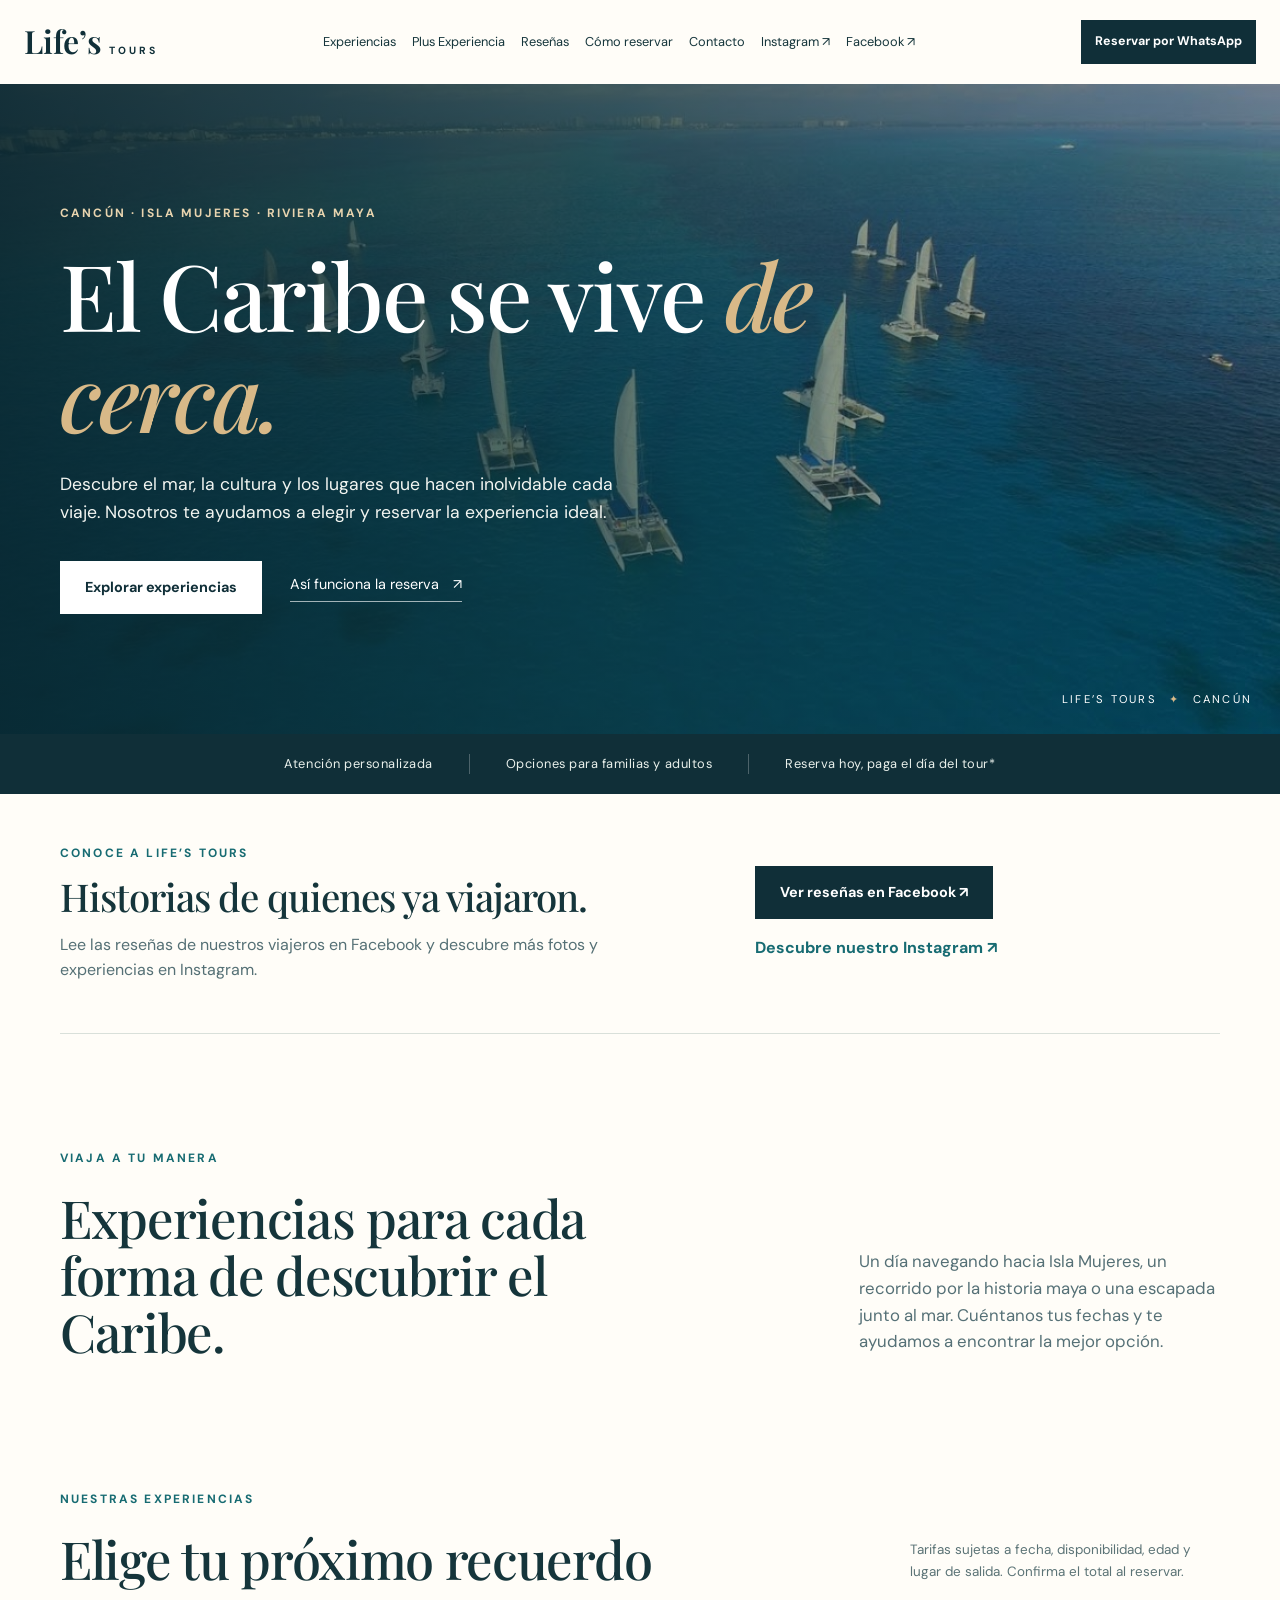
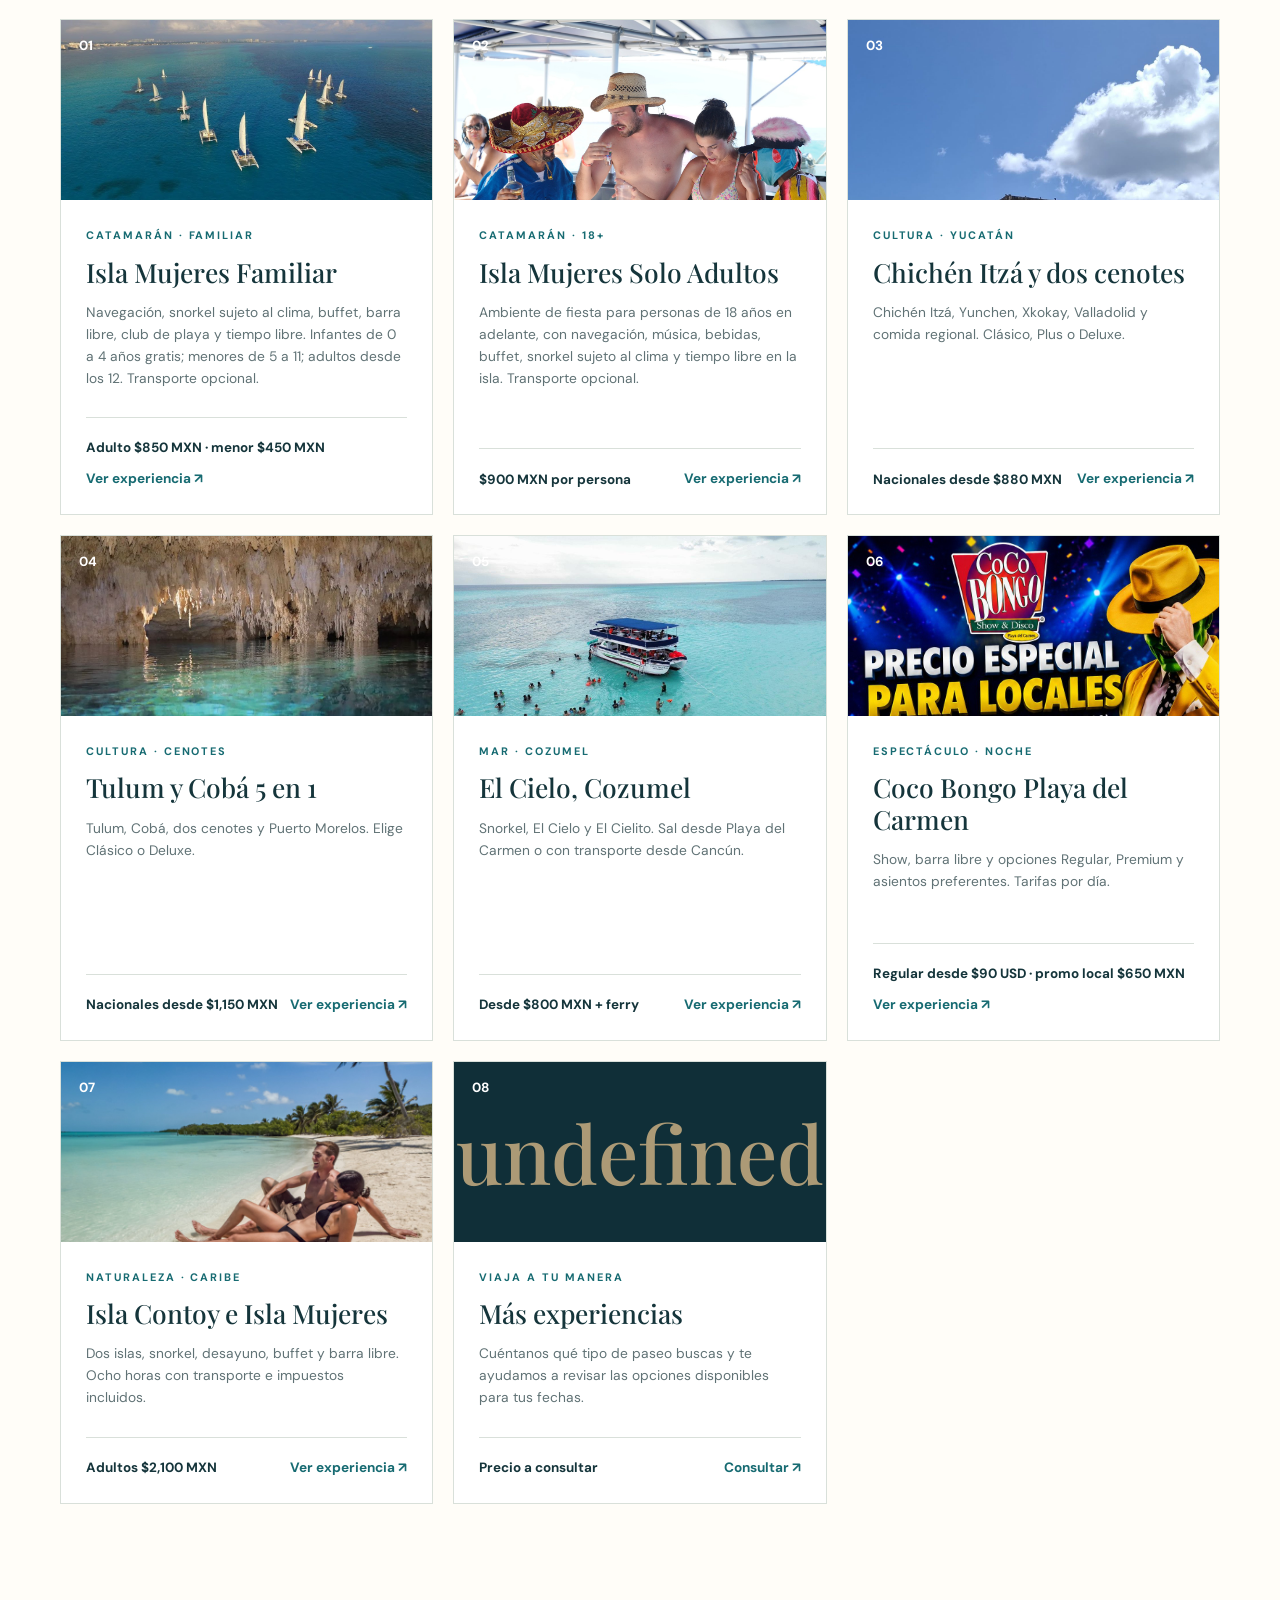
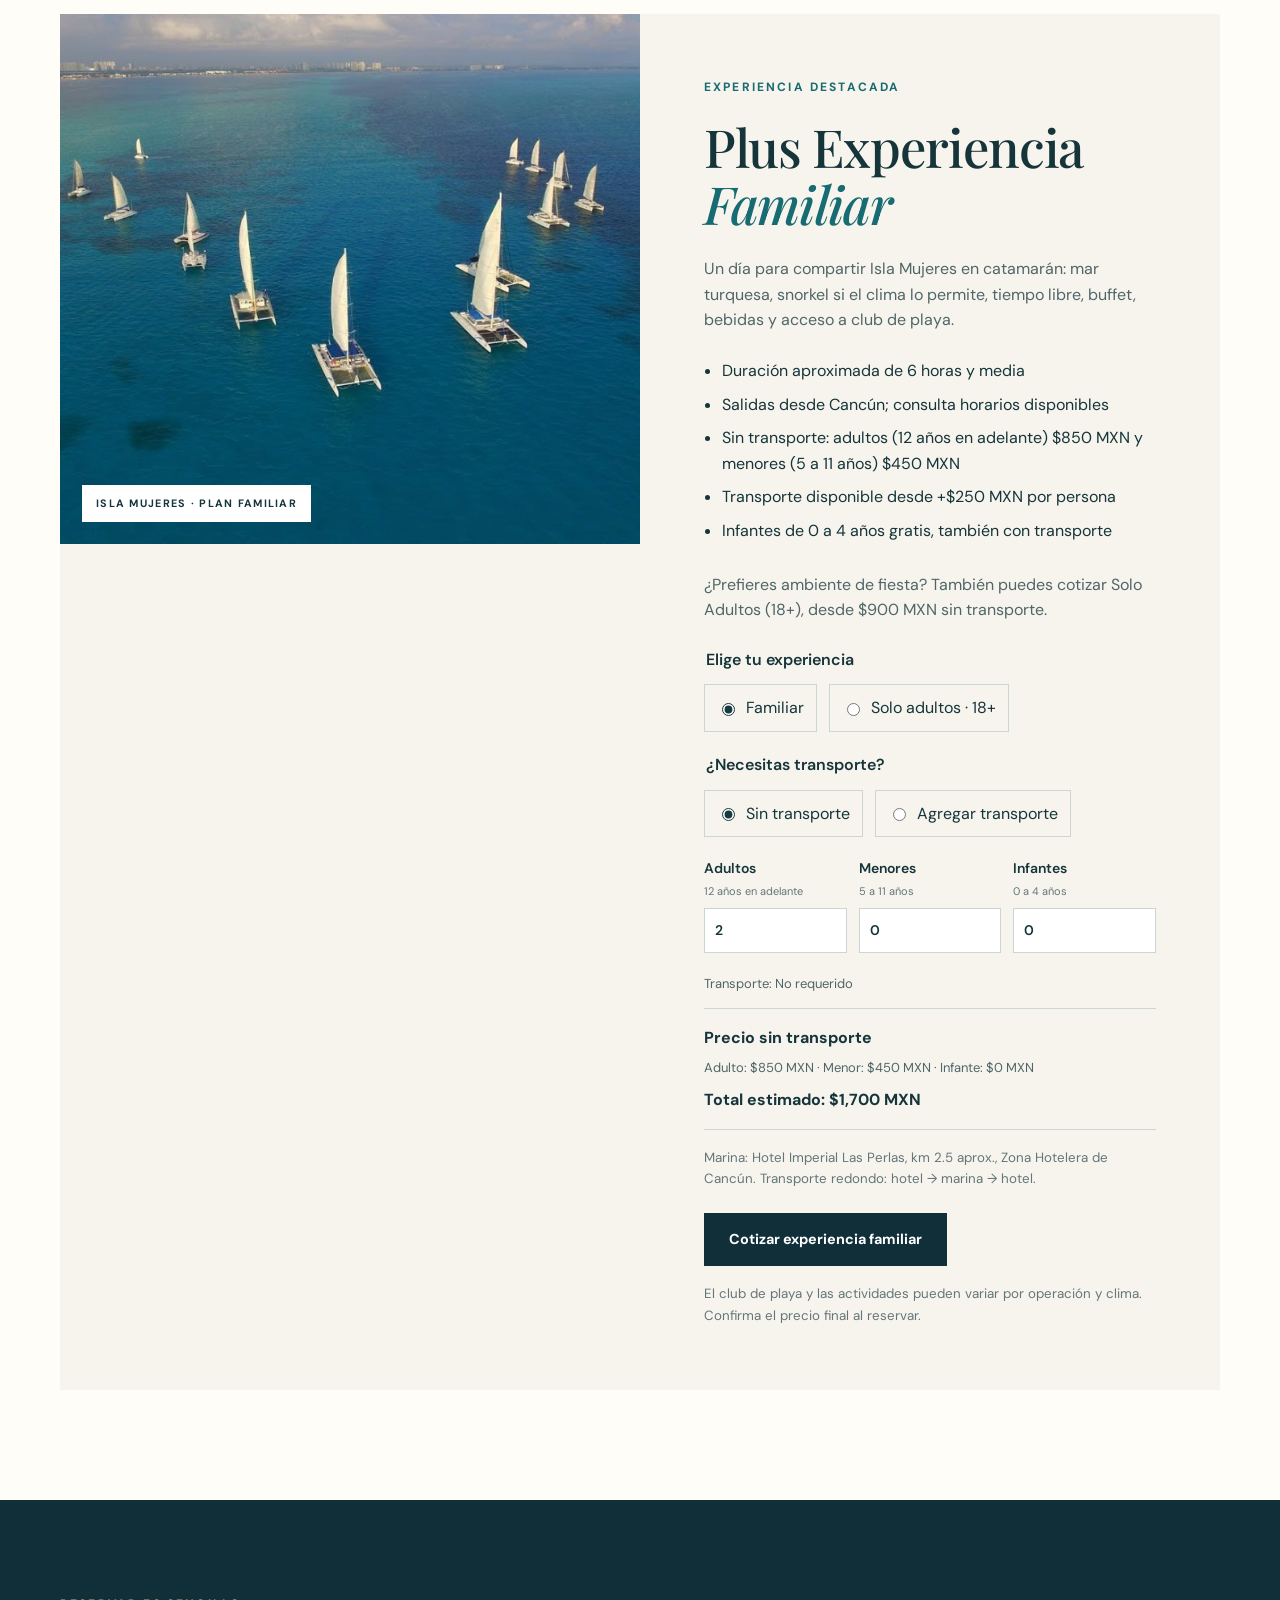
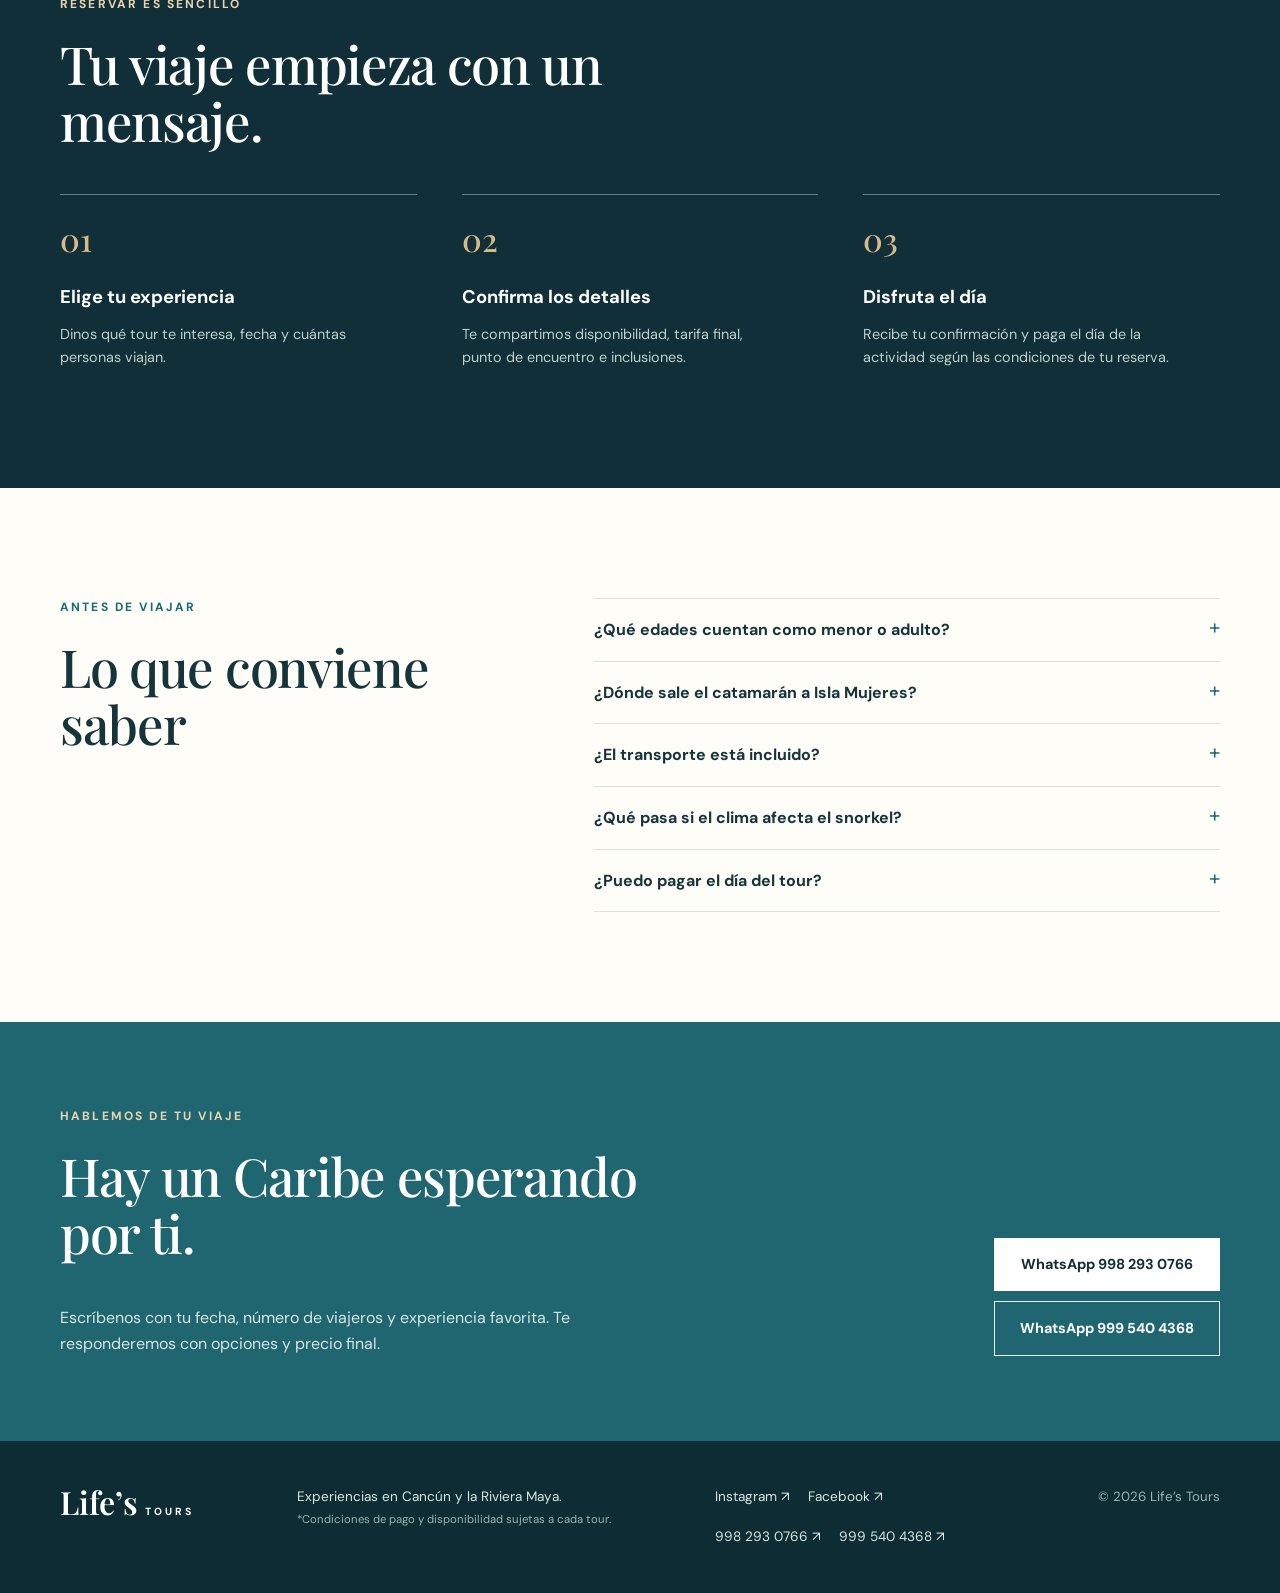
<file: index.html>
<!doctype html>
<html lang="es">
<head>
  <meta charset="utf-8">
  <meta name="viewport" content="width=device-width,initial-scale=1">
  <meta name="theme-color" content="#102f38">
  <meta name="description" content="Life's Tours: experiencias en Cancún, Isla Mujeres y la Riviera Maya. Catamarán, Chichén Itzá, Tulum, Cozumel y más. Reserva por WhatsApp y paga el día del tour.">
  <title>Life's Tours | Experiencias en el Caribe mexicano</title>
  <link rel="preconnect" href="https://fonts.googleapis.com">
  <link rel="preconnect" href="https://fonts.gstatic.com" crossorigin>
  <link href="https://fonts.googleapis.com/css2?family=DM+Sans:wght@400;500;600;700&family=Playfair+Display:wght@500;600&display=swap" rel="stylesheet">
  <link rel="stylesheet" href="estilo.css">
</head>
<body>
<header class="header">
  <a class="wordmark" href="#inicio" aria-label="Life's Tours, inicio"><span>Life’s</span><small>TOURS</small></a>
  <button class="menu-toggle" aria-label="Abrir menú" aria-expanded="false">Menú <span>☰</span></button>
  <nav class="nav" aria-label="Navegación principal"><a href="#experiencias">Experiencias</a><a href="#plus">Plus Experiencia</a><a href="#resenas">Reseñas</a><a href="#como-reservar">Cómo reservar</a><a href="#contacto">Contacto</a><a href="https://www.instagram.com/lifestours/" target="_blank" rel="noopener">Instagram ↗</a><a href="https://www.facebook.com/Lifesotours" target="_blank" rel="noopener">Facebook ↗</a></nav>
  <a class="header-cta" href="https://wa.me/529982930766?text=Hola%2C%20quiero%20informaci%C3%B3n%20de%20los%20tours%20de%20Life%27s%20Tours" target="_blank" rel="noopener">Reservar por WhatsApp</a>
</header>
<main>
<section class="hero" id="inicio">
  <div class="hero-shade"></div>
  <div class="hero-inner"><span class="eyebrow light">CANCÚN · ISLA MUJERES · RIVIERA MAYA</span><h1>El Caribe se vive <em>de cerca.</em></h1><p>Descubre el mar, la cultura y los lugares que hacen inolvidable cada viaje. Nosotros te ayudamos a elegir y reservar la experiencia ideal.</p><div class="hero-actions"><a class="button button-light" href="#experiencias">Explorar experiencias</a><a class="text-link" href="#como-reservar">Así funciona la reserva <span aria-hidden="true">↗</span></a></div></div>
  <div class="hero-side">LIFE’S TOURS <span>✦</span> CANCÚN</div>
</section>
<div class="promise"><span>Atención personalizada</span><span>Opciones para familias y adultos</span><span>Reserva hoy, paga el día del tour*</span></div>
<section class="social-proof section-shell" id="resenas"><div><span class="eyebrow">CONOCE A LIFE’S TOURS</span><h2>Historias de quienes ya viajaron.</h2><p>Lee las reseñas de nuestros viajeros en Facebook y descubre más fotos y experiencias en Instagram.</p></div><div class="social-proof-links"><a class="button button-dark" href="https://web.facebook.com/Lifesotours/reviews" target="_blank" rel="noopener">Ver reseñas en Facebook ↗</a><a class="social-instagram" href="https://www.instagram.com/lifestours/" target="_blank" rel="noopener">Descubre nuestro Instagram ↗</a></div></section><section class="intro section-shell"><div><span class="eyebrow">VIAJA A TU MANERA</span><h2>Experiencias para cada forma de descubrir el Caribe.</h2></div><p>Un día navegando hacia Isla Mujeres, un recorrido por la historia maya o una escapada junto al mar. Cuéntanos tus fechas y te ayudamos a encontrar la mejor opción.</p></section>
<section class="catalog section-shell" id="experiencias"><div class="section-head"><div><span class="eyebrow">NUESTRAS EXPERIENCIAS</span><h2>Elige tu próximo recuerdo</h2></div><p>Tarifas sujetas a fecha, disponibilidad, edad y lugar de salida. Confirma el total al reservar.</p></div><div class="cards" id="cards"></div></section>
<section class="feature section-shell" id="plus"><div class="feature-visual"><img src="imagen/todosbarcos.jpg" width="1168" height="657" alt="Catamaranes de Life’s Tours navegando frente a Cancún" loading="lazy"><span class="image-note">ISLA MUJERES · PLAN FAMILIAR</span></div><div class="feature-copy"><span class="eyebrow">EXPERIENCIA DESTACADA</span><h2>Plus Experiencia <em>Familiar</em></h2><p>Un día para compartir Isla Mujeres en catamarán: mar turquesa, snorkel si el clima lo permite, tiempo libre, buffet, bebidas y acceso a club de playa.</p><ul><li>Duración aproximada de 6 horas y media</li><li>Salidas desde Cancún; consulta horarios disponibles</li><li>Sin transporte: adultos (12 años en adelante) $850 MXN y menores (5 a 11 años) $450 MXN</li><li>Transporte disponible desde +$250 MXN por persona</li><li>Infantes de 0 a 4 años gratis, también con transporte</li></ul><p>¿Prefieres ambiente de fiesta? También puedes cotizar Solo Adultos (18+), desde $900 MXN sin transporte.</p><div id="family-transport"></div><a class="button button-dark" id="plus-link" href="#contacto">Cotizar experiencia familiar</a><small>El club de playa y las actividades pueden variar por operación y clima. Confirma el precio final al reservar.</small></div></section>
<section class="steps" id="como-reservar"><div class="section-shell"><span class="eyebrow light">RESERVAR ES SENCILLO</span><h2>Tu viaje empieza con un mensaje.</h2><div class="step-grid"><div><b>01</b><h3>Elige tu experiencia</h3><p>Dinos qué tour te interesa, fecha y cuántas personas viajan.</p></div><div><b>02</b><h3>Confirma los detalles</h3><p>Te compartimos disponibilidad, tarifa final, punto de encuentro e inclusiones.</p></div><div><b>03</b><h3>Disfruta el día</h3><p>Recibe tu confirmación y paga el día de la actividad según las condiciones de tu reserva.</p></div></div></div></section>

<section class="faq section-shell"><div><span class="eyebrow">ANTES DE VIAJAR</span><h2>Lo que conviene saber</h2></div><div class="faq-list"><details><summary>¿Qué edades cuentan como menor o adulto?</summary><p>En Isla Mujeres Familiar, los infantes de 0 a 4 años van gratis, los menores son de 5 a 11 años y la tarifa de adulto aplica desde los 12 años. El tour Solo Adultos es para personas de 18 años en adelante.</p></details><details><summary>¿Dónde sale el catamarán a Isla Mujeres?</summary><p>Desde Cancún. El punto de encuentro es en la zona del Hotel Imperial Las Perlas; te enviamos la ubicación e indicaciones exactas al confirmar.</p></details><details><summary>¿El transporte está incluido?</summary><p>En el tour familiar es opcional, desde +$250 MXN por persona según el hotel. Selecciona tu hotel en Plus Experiencia Familiar para ver la tarifa y el total. Infantes de 0 a 4 años gratis.</p></details><details><summary>¿Qué pasa si el clima afecta el snorkel?</summary><p>La actividad de snorkel depende de las condiciones del mar y las indicaciones del operador para la seguridad de los pasajeros.</p></details><details><summary>¿Puedo pagar el día del tour?</summary><p>En las experiencias elegibles, sí. Confirma por WhatsApp la forma de pago y las condiciones particulares de tu recorrido.</p></details></div></section>
<section class="closing" id="contacto"><div class="section-shell closing-inner"><div><span class="eyebrow light">HABLEMOS DE TU VIAJE</span><h2>Hay un Caribe esperando por ti.</h2><p>Escríbenos con tu fecha, número de viajeros y experiencia favorita. Te responderemos con opciones y precio final.</p></div><div class="contact-buttons"><a class="button button-light" href="https://wa.me/529982930766?text=Hola%20Life%27s%20Tours%2C%20quiero%20cotizar%20una%20experiencia." target="_blank" rel="noopener">WhatsApp 998 293 0766</a><a class="button button-outline" href="https://wa.me/529995404368?text=Hola%20Life%27s%20Tours%2C%20quiero%20cotizar%20una%20experiencia." target="_blank" rel="noopener">WhatsApp 999 540 4368</a></div></div></section>
</main>
<footer><div class="section-shell footer-inner"><div class="wordmark"><span>Life’s</span><small>TOURS</small></div><p>Experiencias en Cancún y la Riviera Maya.<br><small>*Condiciones de pago y disponibilidad sujetas a cada tour.</small></p><div><a href="https://www.instagram.com/lifestours/" target="_blank" rel="noopener">Instagram ↗</a><a href="https://www.facebook.com/Lifesotours" target="_blank" rel="noopener">Facebook ↗</a><a href="https://wa.me/529982930766" target="_blank" rel="noopener">998 293 0766 ↗</a><a href="https://wa.me/529995404368" target="_blank" rel="noopener">999 540 4368 ↗</a></div><small>© <span id="year"></span> Life’s Tours</small></div></footer>
<script src="script.js"></script>
<script src="data/hotels.js"></script>
<script src="data/transport-rates.js"></script>
<script src="family-transport.js"></script>
</body></html>
</file>
<file: estilo.css>
:root{--ink:#15353b;--deep:#102f38;--teal:#176b72;--sand:#f7f4ed;--cream:#fffdf8;--line:#d9e0da;--gold:#d8b988}*{box-sizing:border-box}html{scroll-behavior:smooth}body{margin:0;color:var(--ink);background:var(--cream);font:16px/1.6 'DM Sans',sans-serif}a{color:inherit}img{display:block;max-width:100%}h1,h2,h3,p{margin-top:0}h1,h2{font-family:'Playfair Display',Georgia,serif;font-weight:500;line-height:1.09;letter-spacing:-.025em}h2{font-size:clamp(2.3rem,4.1vw,4rem)}h2 em,h1 em{font-weight:500;color:var(--gold)}.section-shell{width:min(1160px,calc(100% - 48px));margin:auto}.eyebrow{display:block;font-size:.75rem;font-weight:700;letter-spacing:.18em;color:var(--teal);margin-bottom:1.3rem}.eyebrow.light{color:#e8d4af}.header{height:84px;display:flex;align-items:center;gap:32px;padding:0 max(24px,calc((100% - 1280px)/2));background:var(--cream);position:relative;z-index:10}.wordmark{text-decoration:none;display:inline-flex;align-items:baseline;gap:7px;color:var(--deep);white-space:nowrap}.wordmark span{font:600 2rem/1 'Playfair Display',Georgia,serif}.wordmark small{font-size:.65rem;font-weight:700;letter-spacing:.28em}.nav{display:flex;gap:30px;margin:auto;font-size:.9rem}.nav a{text-decoration:none}.nav a:hover,.footer-inner a:hover{color:var(--teal)}.header-cta{background:var(--deep);color:#fff;padding:12px 19px;text-decoration:none;font-size:.85rem;font-weight:700;white-space:nowrap}.menu-toggle{display:none}.hero{min-height:650px;position:relative;display:flex;align-items:center;background:#1d6474 url('imagen/todosbarcos.jpg') center 47%/cover no-repeat;color:#fff}.hero-shade{position:absolute;inset:0;background:linear-gradient(90deg,rgba(9,39,48,.91),rgba(12,52,60,.68) 48%,rgba(9,49,62,.18))}.hero-inner{position:relative;width:min(1160px,calc(100% - 48px));margin:auto;padding:90px 0}.hero h1{font-size:clamp(3.6rem,7.2vw,7.8rem);max-width:780px;margin-bottom:25px}.hero p{max-width:580px;font-size:1.1rem;color:#f2f5f1}.hero-actions{display:flex;align-items:center;gap:28px;margin-top:34px}.button{display:inline-block;padding:15px 25px;text-decoration:none;font-size:.9rem;font-weight:700;transition:transform .2s,background .2s}.button:hover{transform:translateY(-2px)}.button-light{background:#fff;color:var(--deep)}.button-dark{background:var(--deep);color:#fff}.text-link{text-decoration:none;border-bottom:1px solid #ffffffa0;padding-bottom:5px;font-size:.9rem}.text-link span{margin-left:10px}.hero-side{position:absolute;right:28px;bottom:25px;letter-spacing:.2em;font-size:.7rem}.hero-side span{padding:0 7px;color:var(--gold)}.promise{display:flex;justify-content:center;gap:0;background:var(--deep);color:#eaf1ec;padding:20px}.promise span{padding:0 36px;border-right:1px solid #ffffff40;font-size:.8rem;letter-spacing:.04em}.promise span:last-child{border:0}.intro{display:grid;grid-template-columns:1.3fr .7fr;gap:11%;align-items:end;padding:115px 0 105px}.intro h2{max-width:650px;margin:0}.intro p{font-size:1.05rem;color:#557076;margin:0 0 5px}.catalog{padding:25px 0 110px}.section-head{display:flex;justify-content:space-between;align-items:end;gap:50px;margin-bottom:32px}.section-head h2{margin:0}.section-head p{max-width:310px;font-size:.84rem;color:#5b7376;margin-bottom:5px}.cards{display:grid;grid-template-columns:repeat(3,1fr);gap:20px}.card{border:1px solid var(--line);background:#fff;display:flex;flex-direction:column}.card-media{height:180px;background:var(--deep);display:grid;place-items:center;color:var(--gold);position:relative;overflow:hidden}.card-media img{width:100%;height:100%;object-fit:cover}.card-media>span{font:500 5rem 'Playfair Display',serif;opacity:.78}.card:nth-child(2) .card-media{background:#b28661}.card:nth-child(3) .card-media{background:#6f9ea2}.card:nth-child(4) .card-media{background:#257681}.card:nth-child(5) .card-media{background:#394d61}.card:nth-child(6) .card-media{background:#b4a47d}.card-media small{position:absolute;top:15px;left:18px;color:#fff;font-weight:700}.card-body{padding:27px 25px 24px;display:flex;flex-direction:column;flex:1}.card-body .eyebrow{font-size:.68rem;margin-bottom:12px}.card h3{font:500 1.65rem/1.18 'Playfair Display',Georgia,serif;margin-bottom:13px}.card p{font-size:.86rem;color:#607275;flex:1;min-height:67px}.card-bottom{display:flex;flex-wrap:wrap;align-items:end;justify-content:space-between;gap:10px;border-top:1px solid var(--line);padding-top:19px;margin-top:14px}.card-bottom strong{font-size:.84rem}.card-bottom a{text-decoration:none;color:var(--teal);font-size:.85rem;font-weight:700;white-space:nowrap}.card-bottom a span{margin-left:4px}.feature{display:grid;grid-template-columns:1fr 1fr;background:var(--sand);margin-bottom:110px}.feature-visual{min-height:530px;position:relative;background:#2b7481}.feature-visual img{width:100%;height:100%;object-fit:cover;position:absolute;inset:0}.image-note{position:absolute;bottom:22px;left:22px;background:#fff;padding:10px 14px;font-size:.67rem;font-weight:700;letter-spacing:.12em}.feature-copy{padding:clamp(32px,5vw,75px);align-self:center}.feature-copy h2{margin-bottom:24px}.feature-copy h2 em{color:var(--teal)}.feature-copy p{color:#4f6669}.feature-copy ul{padding-left:18px;margin:25px 0 28px}.feature-copy li{margin:8px 0}.feature-copy small{display:block;margin-top:17px;color:#637679}.steps{background:var(--deep);color:#fff;padding:95px 0 105px}.steps h2{max-width:610px;margin-bottom:45px}.step-grid{display:grid;grid-template-columns:repeat(3,1fr);gap:45px}.step-grid>div{border-top:1px solid #ffffff5c;padding-top:22px}.step-grid b{font:500 2rem 'Playfair Display',serif;color:var(--gold)}.step-grid h3{font-size:1.15rem;margin:23px 0 10px}.step-grid p{font-size:.9rem;color:#bfd0cc;max-width:310px}.faq{display:grid;grid-template-columns:.8fr 1.2fr;gap:10%;padding:110px 0}.faq-list details{border-bottom:1px solid var(--line);padding:18px 0}.faq-list details:first-child{border-top:1px solid var(--line)}.faq-list summary{cursor:pointer;font-weight:700;list-style:none;display:flex;justify-content:space-between;gap:20px}.faq-list summary::-webkit-details-marker{display:none}.faq-list summary:after{content:'+';color:var(--teal);font-size:1.3rem;font-weight:400;line-height:1}.faq-list details[open] summary:after{content:'−'}.faq-list p{color:#5b7275;font-size:.9rem;margin:14px 35px 0 0}.closing{background:#1f6670;color:#fff;padding:85px 0}.closing-inner{display:flex;align-items:end;justify-content:space-between;gap:50px}.closing h2{max-width:600px}.closing p{max-width:620px;color:#d7e7e3;margin:0}.closing .button{white-space:nowrap}footer{background:#0d2c34;color:#d9e7e4;padding:45px 0}.footer-inner{display:flex;align-items:start;justify-content:space-between;gap:30px}.footer-inner .wordmark{color:#fff}.footer-inner p{font-size:.85rem}.footer-inner p small{color:#9bb2b1}.footer-inner>div:nth-child(3){display:flex;gap:18px}.footer-inner a{font-size:.85rem;text-decoration:none}.footer-inner>small{color:#9bb2b1}@media(max-width:900px){.nav{gap:14px}.header-cta{display:none}.cards{grid-template-columns:repeat(2,1fr)}.feature-copy{padding:34px}.promise span{padding:0 16px}}@media(max-width:680px){.header{height:70px;justify-content:space-between}.wordmark span{font-size:1.7rem}.menu-toggle{display:flex;gap:8px;align-items:center;background:none;border:0;color:var(--deep);font:700 .9rem 'DM Sans',sans-serif;cursor:pointer}.nav{display:none;position:absolute;top:70px;left:0;right:0;background:var(--cream);padding:20px 24px 25px;box-shadow:0 12px 20px #1235;flex-direction:column}.nav.open{display:flex}.hero{min-height:620px}.hero-shade{background:linear-gradient(90deg,rgba(9,39,48,.88),rgba(12,52,60,.48))}.hero h1{font-size:clamp(3.4rem,13vw,5.2rem)}.hero p{font-size:1rem}.hero-actions{align-items:start;flex-direction:column;gap:20px}.hero-side{display:none}.promise{flex-direction:column;gap:9px;text-align:center;padding:18px}.promise span{border:0;padding:0}.intro,.faq{grid-template-columns:1fr;gap:25px;padding:75px 0}.section-head{display:block}.section-head p{max-width:100%;margin-top:15px}.catalog{padding-bottom:75px}.cards{grid-template-columns:1fr}.card-media{height:210px}.card p{min-height:0}.feature{grid-template-columns:1fr;margin-bottom:75px}.feature-visual{min-height:300px}.feature-copy{padding:38px 28px}.steps{padding:75px 0}.step-grid{grid-template-columns:1fr;gap:20px}.step-grid h3{margin:12px 0 6px}.faq{padding:75px 0}.closing{padding:70px 0}.closing-inner{display:block}.closing .button{margin-top:30px}.footer-inner{flex-wrap:wrap}.footer-inner>*{width:100%}}@media(prefers-reduced-motion:reduce){html{scroll-behavior:auto}.button{transition:none}}
.reviews{padding:105px 0}.reviews-layout{display:grid;grid-template-columns:1.1fr .9fr;gap:34px;align-items:start}.reviews-list{display:grid;gap:15px}.reviews-empty{padding:38px;border:1px solid var(--line);background:var(--sand);color:#557075}.review-card{background:var(--sand);padding:27px;border:1px solid var(--line)}.review-stars{color:#b18037;letter-spacing:.1em;font-size:1.15rem}.review-card p{font:500 1.35rem/1.42 'Playfair Display',Georgia,serif;margin:16px 0 22px}.review-meta{display:flex;gap:10px;align-items:center;flex-wrap:wrap;font-size:.82rem}.review-meta span{color:#607275}.review-panel{background:#f1f3ee;padding:34px}.review-panel h3{font:500 1.75rem 'Playfair Display',Georgia,serif;margin-bottom:10px}.review-panel>p{font-size:.88rem;color:#536b6f}.review-panel form{display:grid;gap:8px;margin-top:22px}.review-panel label{font-size:.82rem;font-weight:700;margin-top:10px}.review-panel input,.review-panel select,.review-panel textarea{width:100%;border:1px solid #b9c9c7;background:#fff;color:var(--ink);font:inherit;padding:11px;border-radius:0}.review-panel textarea{resize:vertical}.review-panel form button{margin-top:12px;cursor:pointer;border:0;justify-self:start}.review-panel form button:disabled{opacity:.6;cursor:not-allowed}.review-status{font-size:.85rem;color:var(--teal);margin:6px 0 0}.review-status.error{color:#9b3131}.review-trap{position:absolute;left:-10000px;width:1px;height:1px;overflow:hidden}@media(max-width:680px){.reviews{padding:75px 0}.reviews-layout{grid-template-columns:1fr}.review-panel{padding:27px 22px}}
.demo-notice{border-left:3px solid var(--teal);padding:10px 14px;background:#e4ece9;color:var(--deep);font-size:.86rem}.demo-badge{display:block;color:var(--teal);font-size:.68rem;font-weight:700;letter-spacing:.1em;margin-bottom:10px}
.review-photo{display:block;width:100%;max-height:340px;object-fit:cover;margin:0 0 22px}.photo-help{font-size:.76rem;color:#607275}.contact-buttons{display:flex;flex-direction:column;gap:10px;align-items:stretch}.contact-buttons .button{text-align:center;white-space:nowrap}.button-outline{border:1px solid #e3efec;color:#fff;background:transparent}.footer-inner>div:nth-child(3){flex-wrap:wrap;max-width:280px}
.review-gallery{display:grid;grid-template-columns:repeat(2,minmax(0,1fr));gap:8px;margin-bottom:22px}.review-gallery .review-photo{width:100%;height:180px;object-fit:cover;margin:0}.review-gallery .review-photo:only-child{grid-column:1/-1;height:300px}@media(max-width:680px){.review-gallery .review-photo{height:145px}.review-gallery .review-photo:only-child{height:250px}}
.card-link{text-decoration:none;color:var(--ink);transition:transform .2s,box-shadow .2s}.card-link:hover,.card-link:focus-visible{transform:translateY(-4px);box-shadow:0 12px 34px #1030381a}.card-action{color:var(--teal);font-size:.85rem;font-weight:700;white-space:nowrap}.tour-nav{display:flex;gap:28px;margin:auto;font-size:.9rem}.tour-nav a{text-decoration:none}.tour-nav a:hover{color:var(--teal)}.tour-hero{min-height:620px;position:relative;display:flex;align-items:center;overflow:hidden;background:var(--deep);color:#fff}.tour-hero>img{position:absolute;inset:0;width:100%;height:100%;object-fit:cover}.tour-hero-shade{position:absolute;inset:0;background:linear-gradient(90deg,#0b2f3beb,#0c3942af 50%,#0c394234)}.tour-hero-content{position:relative;padding:92px 0}.tour-back{display:inline-block;color:#fff;text-decoration:none;font-size:.88rem;margin-bottom:75px;border-bottom:1px solid #ffffffaa}.tour-hero h1{font-size:clamp(3.6rem,7vw,7rem);max-width:780px;margin-bottom:22px}.tour-hero-content>p{max-width:610px;font-size:1.1rem;color:#e7efed;margin-bottom:28px}.tour-hero-credit{position:absolute;bottom:15px;right:20px;font-size:.67rem}.tour-hero-credit a{color:#fff}.tour-strip{display:flex;justify-content:space-between;gap:22px;align-items:center;padding:25px 0;border-bottom:1px solid var(--line)}.tour-strip strong{font-size:1.1rem}.tour-strip span{font-size:.85rem;color:#587176}.tour-overview{display:grid;grid-template-columns:1.2fr .8fr;gap:12%;align-items:center;padding:105px 0}.tour-overview h2{max-width:660px}.tour-overview p{color:#526c70;max-width:660px}.tour-overview ul{list-style:none;margin:0;padding:12px 0 12px 30px;border-left:1px solid var(--line)}.tour-overview li{padding:12px 0;border-bottom:1px solid var(--line);font-weight:600;font-size:.9rem}.tour-overview li:last-child{border:0}.tour-moments{padding-bottom:105px}.moment-grid{display:grid;grid-template-columns:repeat(3,1fr);gap:19px}.moment-card{background:var(--sand);border:1px solid var(--line)}.moment-image{height:230px;background:var(--deep);overflow:hidden}.moment-image img{width:100%;height:100%;object-fit:cover}.moment-copy{padding:24px}.moment-copy h3{font:500 1.55rem/1.2 'Playfair Display',Georgia,serif;margin-bottom:9px}.moment-copy p{font-size:.87rem;color:#5e7275;margin-bottom:10px}.moment-copy a{font-size:.7rem;color:#51767b}.tour-details{display:grid;grid-template-columns:1fr 1fr;gap:12%;background:var(--sand);padding:70px;margin-bottom:105px}.tour-details ul{margin:0 0 24px;padding-left:20px}.tour-details li{margin-bottom:12px}.tour-details p{color:#5b7072;font-size:.86rem}.tour-end{background:#176b72;color:#fff;padding:95px 0 105px;text-align:center}.tour-end-inner{max-width:720px}.tour-end h2{font-size:clamp(3rem,5vw,5.2rem)}.tour-end p{color:#deece7}.tour-end-buttons{display:flex;gap:12px;justify-content:center;flex-wrap:wrap;margin-top:32px}.tour-end-buttons .button{min-width:215px}.tour-missing{padding:110px 0;min-height:70vh}.tour-missing h1{font:500 3rem 'Playfair Display',Georgia,serif}@media(max-width:900px){.moment-grid{grid-template-columns:repeat(2,1fr)}.tour-details{padding:42px}.tour-nav{gap:15px}}@media(max-width:680px){.tour-nav{display:none}.tour-hero{min-height:590px}.tour-hero-shade{background:linear-gradient(90deg,#0b2f3be8,#0b2f3b88)}.tour-hero-content{padding:60px 0}.tour-back{margin-bottom:75px}.tour-hero h1{font-size:clamp(3.4rem,12vw,5rem)}.tour-strip{align-items:start;flex-direction:column;padding:18px 0}.tour-overview{grid-template-columns:1fr;gap:20px;padding:72px 0}.tour-overview ul{padding:0 0 0 20px}.tour-moments{padding-bottom:70px}.moment-grid{grid-template-columns:1fr}.moment-image{height:250px}.tour-details{grid-template-columns:1fr;gap:10px;padding:35px 24px;margin-bottom:75px}.tour-end{padding:75px 0}.tour-end-buttons{flex-direction:column}.tour-end-buttons .button{width:100%}}
.tour-packages{padding:0 0 105px}.tour-packages>p{color:#526c70;max-width:740px}.package-grid{display:grid;grid-template-columns:repeat(2,minmax(0,1fr));gap:20px;margin:34px 0 20px}.package-card{border:1px solid var(--line);background:var(--sand);padding:32px}.package-card h3{font:500 2rem/1.2 'Playfair Display',Georgia,serif;margin-bottom:20px}.package-prices{display:grid;grid-template-columns:1fr 1fr;gap:8px 18px}.package-prices strong{grid-column:1/-1;border-top:1px solid var(--line);padding-top:15px;margin-top:8px;color:var(--teal)}.package-prices strong:first-child{border:0;margin-top:0;padding-top:0}.package-prices span{font-size:.92rem;font-weight:600}.package-card>p{margin:22px 0 0;color:#536d70}.tour-packages .package-discount{max-width:none;background:#e6eeea;padding:20px 24px;font-size:.9rem;color:var(--deep)}.tour-video{padding:0 0 105px}.tour-video video{width:100%;max-height:680px;display:block;background:var(--deep);object-fit:contain}.tour-video h2{margin-bottom:28px}@media(max-width:680px){.tour-packages,.tour-video{padding-bottom:70px}.package-grid{grid-template-columns:1fr}.package-card{padding:26px}.package-prices{grid-template-columns:1fr 1fr;gap:6px}.tour-video video{max-height:520px}}
@media(min-width:901px){.tour-packages:has(.package-card:nth-child(3)) .package-grid{grid-template-columns:repeat(3,minmax(0,1fr))}}
.tour-video-grid{display:grid;grid-template-columns:repeat(auto-fit,minmax(min(100%,390px),1fr));gap:18px}.tour-video-grid video{width:100%;height:auto;max-height:600px;aspect-ratio:16/9;object-fit:contain;background:var(--deep)}
.coco-prices{padding:0 0 105px}.price-table-wrap{overflow-x:auto;border:1px solid var(--line);margin:28px 0}.coco-prices table{border-collapse:collapse;width:100%;min-width:550px;text-align:left}.coco-prices th{background:var(--deep);color:#fff;font-size:.8rem;letter-spacing:.05em}.coco-prices td,.coco-prices th{padding:13px 18px;border-bottom:1px solid var(--line)}.coco-prices tbody tr:nth-child(even){background:var(--sand)}.coco-prices td:last-child{font-weight:700;color:var(--teal)}.coco-prices .package-discount{background:#e6eeea;padding:22px;color:var(--deep)}.coco-prices>p:last-child{font-size:.85rem;color:#557075}@media(max-width:680px){.coco-prices{padding-bottom:70px}}
.option-price{display:block;font-size:1.25rem;color:var(--teal)}
.tour-itinerary{padding:0 0 90px}.tour-itinerary ol{list-style:none;counter-reset:tour-step;padding:0;display:grid;grid-template-columns:repeat(3,minmax(0,1fr));gap:20px}.tour-itinerary li{counter-increment:tour-step;background:var(--sand);padding:24px;border:1px solid var(--line)}.tour-itinerary li:before{content:counter(tour-step,decimal-leading-zero);display:block;font:500 2rem 'Playfair Display',Georgia,serif;color:var(--teal);margin-bottom:14px}.tour-inclusions{display:grid;grid-template-columns:1.5fr 1fr;gap:50px;padding:0 0 95px}.tour-inclusions ul{padding-left:20px}.tour-inclusions li{margin-bottom:12px}.tour-inclusions>div:last-child{background:var(--sand);padding:32px;align-self:start}.tour-inclusions h3{font:500 1.7rem 'Playfair Display',Georgia,serif}@media(max-width:680px){.tour-itinerary ol,.tour-inclusions{grid-template-columns:1fr}.tour-itinerary,.tour-inclusions{padding-bottom:70px}}
.social-proof{display:grid;grid-template-columns:1.4fr 1fr;align-items:center;gap:45px;padding:50px 0;border-bottom:1px solid var(--line)}.social-proof .eyebrow{margin-bottom:12px}.social-proof h2{font-size:clamp(1.9rem,3vw,2.7rem);margin-bottom:14px}.social-proof p{color:#557075;margin:0;max-width:610px}.social-proof-links{display:flex;flex-direction:column;gap:16px;align-items:flex-start}.social-instagram{font-weight:700;color:var(--teal);text-decoration:none}.tour-social-bar{display:flex;justify-content:center;gap:30px;background:var(--sand);padding:12px 24px;font-size:.85rem;font-weight:600}.tour-social-bar a{text-decoration:none;color:var(--teal)}@media(min-width:901px){.header .nav{gap:16px;font-size:.8rem}.header{gap:20px}.header-cta{font-size:.78rem;padding:12px 14px}}@media(max-width:1100px){.header-cta{display:none}}@media(max-width:680px){.social-proof{grid-template-columns:1fr;gap:24px;padding:35px 0}.social-proof-links{align-items:stretch}.social-proof-links .button{text-align:center}.tour-social-bar{flex-wrap:wrap;gap:8px 20px;text-align:center}}
[hidden]{display:none!important}.reviews-facebook-only{grid-template-columns:1fr}.reviews-facebook-card{padding:35px;background:var(--sand);border:1px solid var(--line)}.reviews-facebook-card h3{font:500 1.7rem 'Playfair Display',Georgia,serif}.reviews-facebook-card p{color:#557075}
/* Cotización de transporte integrada al plan familiar */
.family-quote{margin:24px 0;color:inherit}.family-quote [hidden]{display:none!important}.family-quote fieldset{border:0;padding:0;margin:0 0 20px}.family-quote legend,.hotel-picker>label{font-weight:600;margin-bottom:12px;display:block}.transport-choice{display:flex;gap:12px;flex-wrap:wrap}.transport-choice label{display:flex;align-items:center;gap:8px;border:1px solid #cbd5d2;padding:10px 12px;cursor:pointer}.family-quote input{accent-color:#163b40;font:inherit}.family-passengers{display:grid;grid-template-columns:repeat(3,minmax(0,1fr));gap:12px;margin-bottom:20px}.family-passengers label{font-size:14px;font-weight:600}.family-passengers small{display:block;font-weight:400;margin:3px 0 8px;font-size:11px}.family-passengers input{width:100%;box-sizing:border-box;border:1px solid #cbd5d2;background:#fff;padding:10px;color:inherit}.hotel-picker{position:relative}.hotel-input-wrap{display:flex;border:1px solid #cbd5d2;background:#fff}.hotel-input-wrap input{min-width:0;width:100%;padding:12px;border:0;color:inherit;background:transparent}.hotel-toggle{border:0;background:transparent;color:inherit;font-size:24px;padding:0 14px;cursor:pointer}#hotel-results{position:absolute;z-index:10;top:82px;left:0;right:0;max-height:240px;overflow-y:auto;overscroll-behavior:contain;background:#fff;border:1px solid #cbd5d2;box-shadow:0 12px 28px #102f381a}#hotel-results button{display:block;width:100%;text-align:left;border:0;background:#fff;font:inherit;color:inherit;padding:12px 14px;cursor:pointer}#hotel-results button:hover,#hotel-results button[aria-selected=true]{background:#edf2ed}#hotel-results p{padding:12px}.hotel-help{font-size:12px;margin:14px 0 6px}.hotel-contact{font-size:13px}.hotel-details{font-size:13px;line-height:1.7}.family-estimate{padding:16px 0;border-top:1px solid #cbd5d2;border-bottom:1px solid #cbd5d2}.family-estimate p{font-size:13px;margin:8px 0}.family-error{color:#924326;font-size:13px}.family-quote input:focus-visible,.hotel-toggle:focus-visible,#hotel-results button:focus-visible{outline:2px solid #27767a;outline-offset:2px}@media(max-width:480px){.family-passengers{gap:8px}.family-passengers label{font-size:12px}.transport-choice{gap:8px}.transport-choice label{font-size:13px}}

/* Evita ampliar la foto hasta la altura total del cotizador. */
.feature-visual{height:530px;align-self:start}.feature-visual img{object-position:center}@media(max-width:760px){.feature-visual{height:340px;min-height:0}}
</file>
